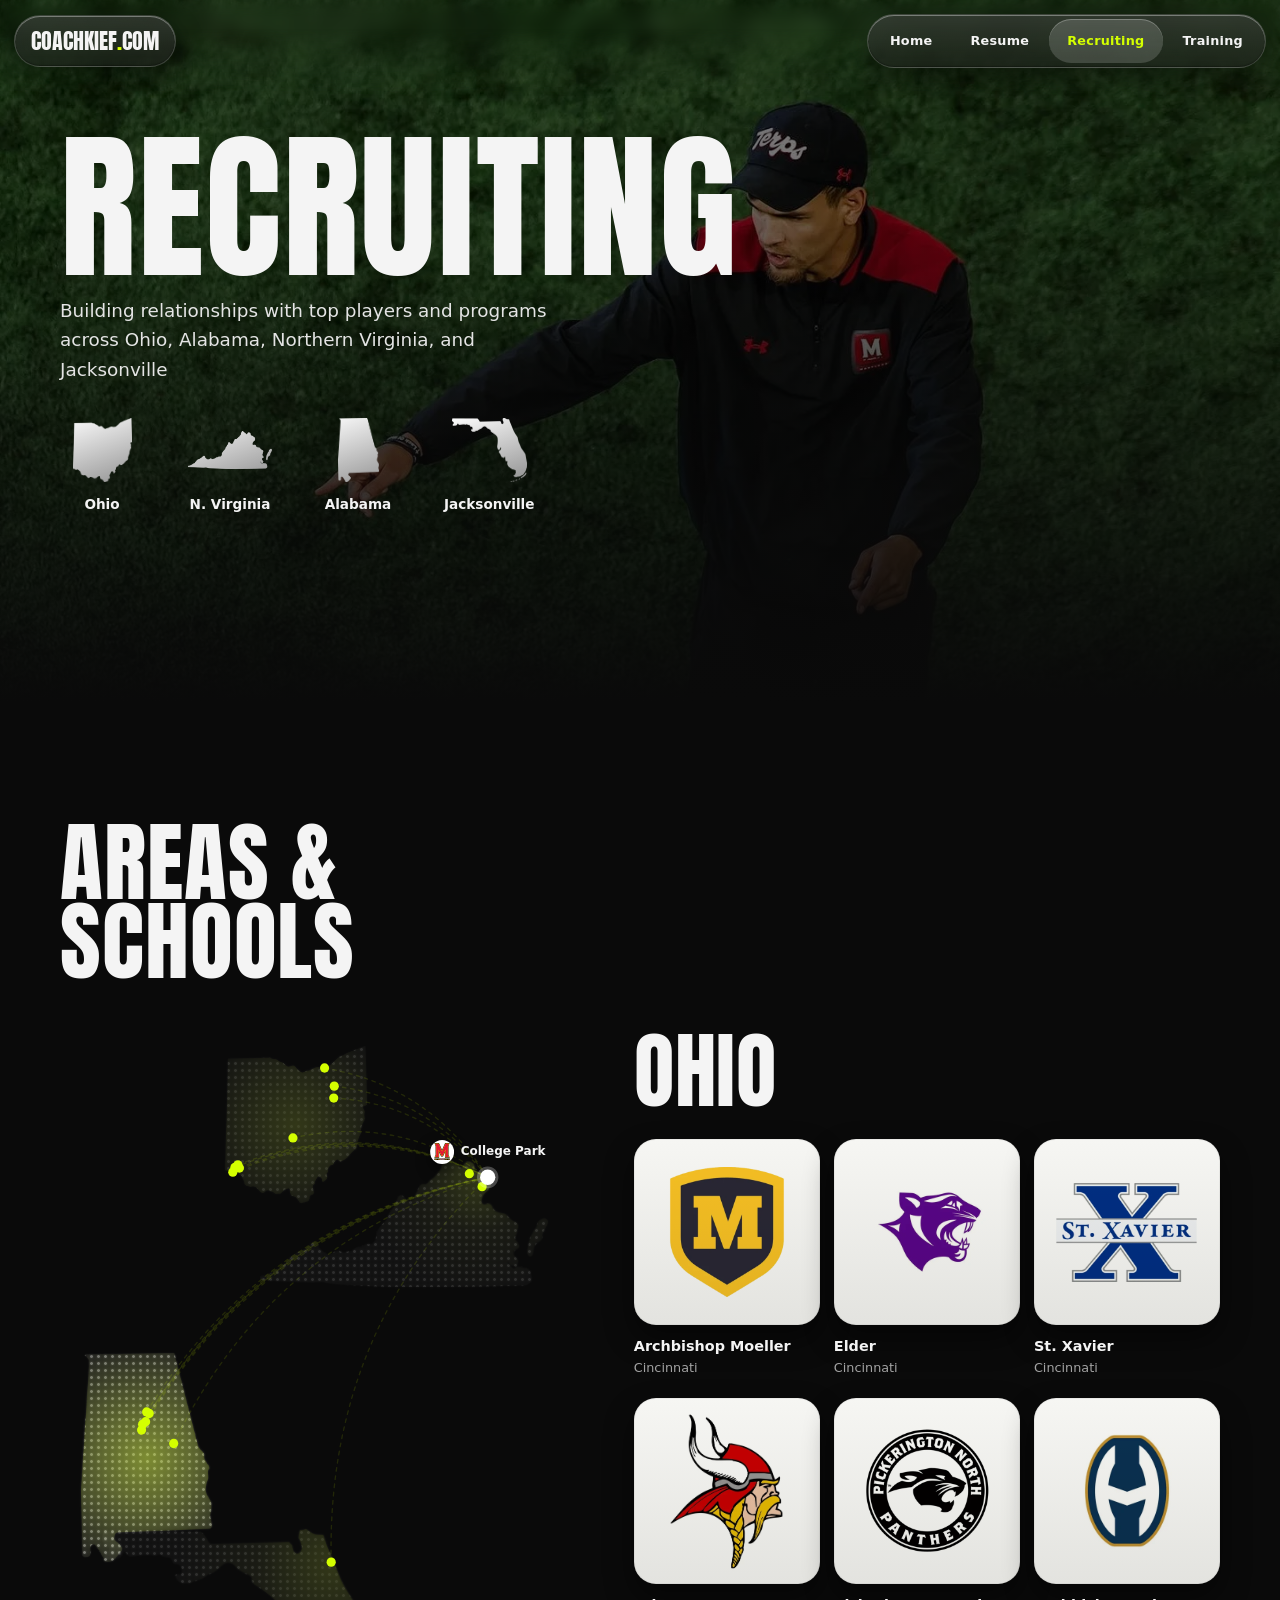
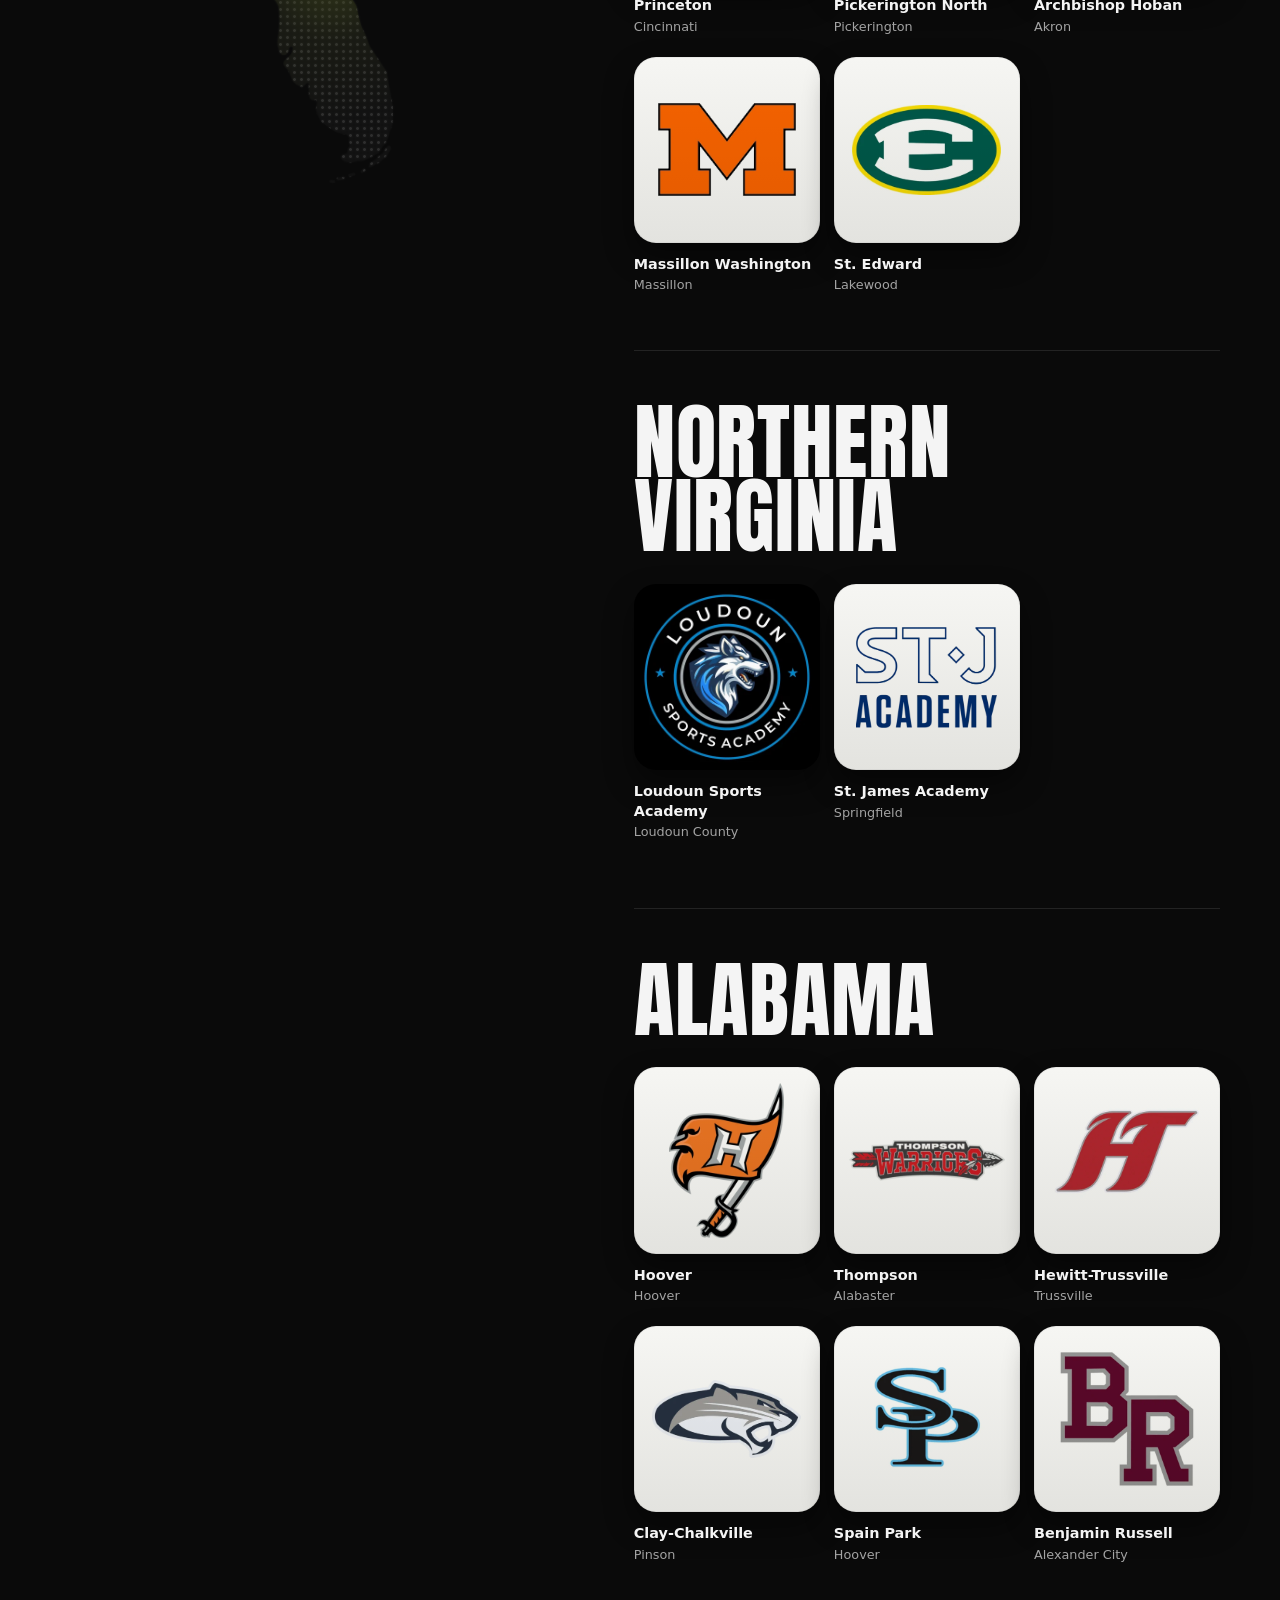
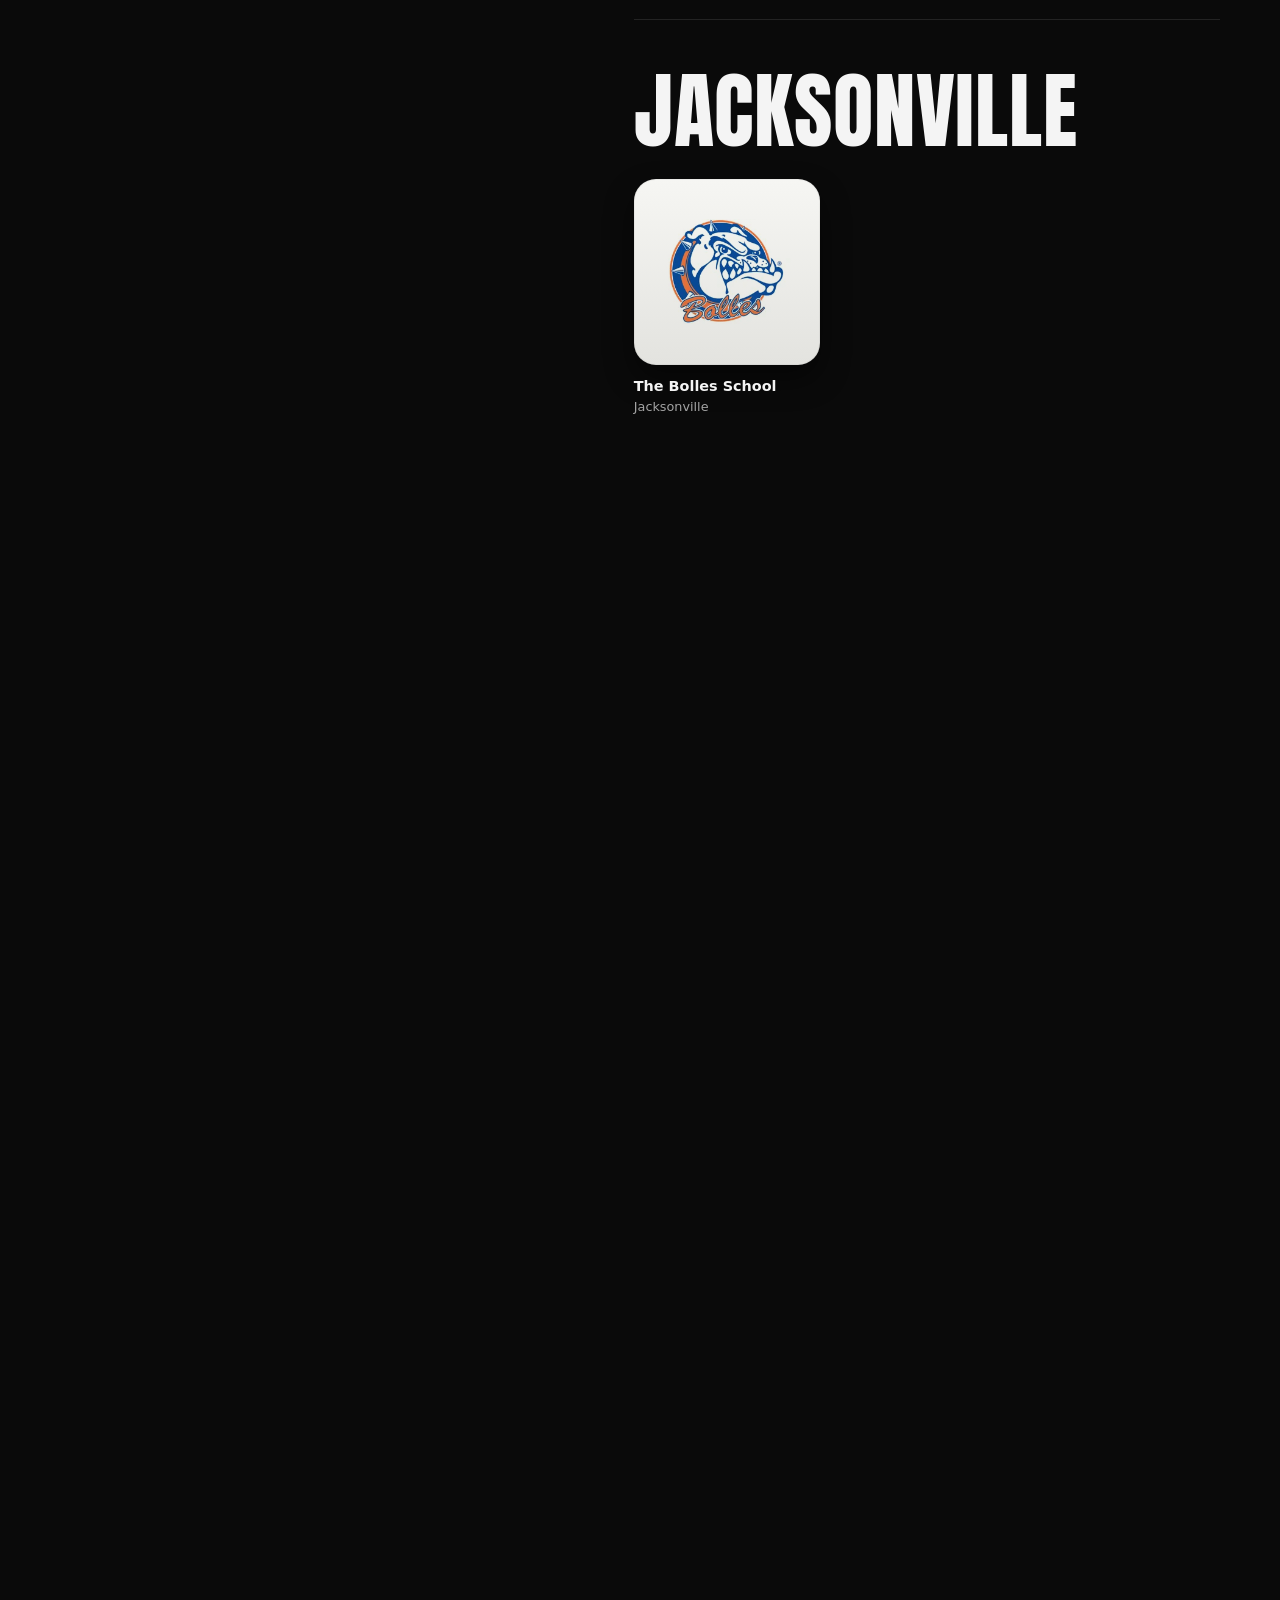
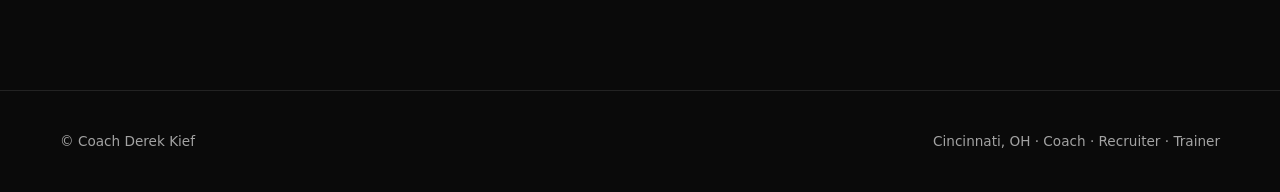
<file: recruiting.html>
<!doctype html><html lang="en"><head><meta charset="utf-8"><meta name="viewport" content="width=device-width,initial-scale=1">
<title>Recruiting — Coach Derek Kief</title><meta name="description" content="Derek Kief recruits Ohio, Northern Virginia, Alabama and Jacksonville for Maryland Football.">
<link rel="preconnect" href="https://fonts.gstatic.com" crossorigin><link href="https://fonts.googleapis.com/css2?family=Anton&display=swap" rel="stylesheet">
<link rel="stylesheet" href="style.css"></head><body>
<nav><a class="logo" href="index.html">COACHKIEF<b>.</b>COM</a><div><a href="index.html">Home</a><a href="resume.html">Resume</a><a href="recruiting.html" class="on">Recruiting</a><a href="index.html#training">Training</a></div></nav>

<header class="page-hero ph" style="--img:url(img/recruiting_imgs/header.webp);--pos:62% 4%"><div class="wrap">
  <h1>Recruiting</h1>
  <p class="lead">Building relationships with top players and programs across Ohio, Alabama, Northern Virginia, and Jacksonville</p>
  <!-- territory jump row: each state's silhouette links to its chapter below (shapes: img/recruiting_imgs/state_shapes, made by make_web_images.py) -->
  <div class="jump">
    <a href="#ohio"><i class="sh" style="--shape:url(img/recruiting_imgs/state_shapes/ohio.png)"></i>Ohio</a>
    <a href="#nova"><i class="sh" style="--shape:url(img/recruiting_imgs/state_shapes/virginia.png)"></i>N. Virginia</a>
    <a href="#alabama"><i class="sh" style="--shape:url(img/recruiting_imgs/state_shapes/alabama.png)"></i>Alabama</a>
    <a href="#jax"><i class="sh" style="--shape:url(img/recruiting_imgs/state_shapes/florida.png)"></i>Jacksonville</a>
  </div>
</div></header>

<section><div class="wrap">
  <h2>Areas &amp;<br>Schools</h2>
  <div class="atlas">
    <!-- map: the four states at true relative position and size, every school pinned, each pin's arc running to College Park.
         Positions come from latitude/longitude (x = lon offset × cos(lat)); --x/--y/--w/--h place a state, as % of the map.
         Adding a school: add its <li data-s> below plus a matching <path> and <circle> here (same data-s), pinned by eye.
         Scrolling a chapter into view lights its state, hovering a school lights + labels its pin, clicking a state jumps to it (script at the bottom).
         Animation only runs while the map is on screen, and pins only pulse for the lit territory (keeps scrolling smooth). -->
    <div class="map-col"><div class="map" role="img" aria-label="Map of Ohio, Virginia, Alabama and Florida with each partner school pinned and connected to College Park, Maryland">
      <a class="st ohio" href="#ohio" tabindex="-1" style="--x:32.3%;--y:2.8%;--w:27.9%;--h:20.1%;--shape:url(img/recruiting_imgs/state_shapes/ohio.png)"></a>
      <a class="st nova" href="#nova" tabindex="-1" style="--x:39.3%;--y:17%;--w:56.4%;--h:16.7%;--fx:76%;--fy:16%;--fr:22%;--shape:url(img/recruiting_imgs/state_shapes/virginia.png)"></a>
      <a class="st alabama" href="#alabama" tabindex="-1" style="--x:4.2%;--y:42.1%;--w:25.6%;--h:26.8%;--shape:url(img/recruiting_imgs/state_shapes/alabama.png)"></a>
      <a class="st jax" href="#jax" tabindex="-1" style="--x:8.2%;--y:64.7%;--w:57.1%;--h:32.5%;--fx:79%;--fy:14%;--fr:24%;--shape:url(img/recruiting_imgs/state_shapes/florida.png)"></a>
      <svg class="arcs" viewBox="0 0 1000 1506" preserveAspectRatio="none" aria-hidden="true">
        <path class="ohio" data-s="elder" d="M339 286Q591 181 839 296"/><path class="ohio" data-s="moeller" d="M352 278Q600 180 839 296"/><path class="ohio" data-s="stx" d="M343 277Q595 177 839 296"/><path class="ohio" data-s="princeton" d="M349 272Q599 176 839 296"/>
        <path class="ohio" data-s="pickn" d="M457 220Q665 174 839 296"/><path class="ohio" data-s="hoban" d="M538 120Q728 142 839 296"/><path class="ohio" data-s="massillon" d="M537 143Q722 153 839 296"/><path class="ohio" data-s="sted" d="M519 85Q726 120 839 296"/>
        <path class="nova" data-s="loudoun" d="M803 289Q823 284 839 296"/><path class="nova" data-s="stjames" d="M828 314Q830 303 839 296"/>
        <path class="alabama" data-s="thompson" d="M160 784Q393 391 839 296"/><path class="alabama" data-s="hewitt" d="M175 752Q407 378 839 296"/><path class="alabama" data-s="clay" d="M170 749Q405 376 839 296"/>
        <path class="alabama" data-s="spain" d="M168 768Q400 384 839 296"/><path class="alabama" data-s="hoover" d="M162 773Q396 386 839 296"/><path class="alabama" data-s="russell" d="M223 810Q418 417 839 296"/><path class="jax" data-s="bolles" d="M532 1039Q522 600 839 296"/>
        <circle class="ohio" data-s="elder" cx="339" cy="286" r="9"/><circle class="ohio" data-s="moeller" cx="352" cy="278" r="9"/><circle class="ohio" data-s="stx" cx="343" cy="277" r="9"/><circle class="ohio" data-s="princeton" cx="349" cy="272" r="9"/>
        <circle class="ohio" data-s="pickn" cx="457" cy="220" r="9"/><circle class="ohio" data-s="hoban" cx="538" cy="120" r="9"/><circle class="ohio" data-s="massillon" cx="537" cy="143" r="9"/><circle class="ohio" data-s="sted" cx="519" cy="85" r="9"/>
        <circle class="nova" data-s="loudoun" cx="803" cy="289" r="9"/><circle class="nova" data-s="stjames" cx="828" cy="314" r="9"/>
        <circle class="alabama" data-s="thompson" cx="160" cy="784" r="9"/><circle class="alabama" data-s="hewitt" cx="175" cy="752" r="9"/><circle class="alabama" data-s="clay" cx="170" cy="749" r="9"/>
        <circle class="alabama" data-s="spain" cx="168" cy="768" r="9"/><circle class="alabama" data-s="hoover" cx="162" cy="773" r="9"/><circle class="alabama" data-s="russell" cx="223" cy="810" r="9"/><circle class="jax" data-s="bolles" cx="532" cy="1039" r="9"/>
        <circle class="home" cx="839" cy="296" r="15"/>
      </svg>
      <span class="pin-label" hidden></span>
      <span class="cp" style="--x:83.9%;--y:19.7%"><i style="--img:url(img/maryland_logo.svg)"></i>College Park</span>
    </div></div>

    <!-- one chapter per territory; each <li data-s> matches a pin + arc on the map. Logo tiles are light so white-background logos blend; multiply blend melts white logo backgrounds into the tile; --tile overrides its color (+ --blend:normal for dark tiles), --fit the logo size.
         VERIFY school towns, especially St. James Academy (assumed The St. James, Springfield VA) and Loudoun Sports Academy. -->
    <div class="chapters">
      <article class="terr" id="ohio">
        <h3><i class="sh" style="--shape:url(img/recruiting_imgs/state_shapes/ohio.png)"></i>Ohio</h3>
        <ul class="schools">
          <li data-s="moeller"><i style="--img:url(img/recruiting_imgs/school_logos_web/archbishop_moeller.webp)"></i><b>Archbishop Moeller</b><span>Cincinnati</span></li>
          <li data-s="elder"><i style="--img:url(img/recruiting_imgs/school_logos_web/elder.webp);--fit:80%"></i><b>Elder</b><span>Cincinnati</span></li>
          <li data-s="stx"><i style="--img:url(img/recruiting_imgs/school_logos_web/st_xavier.webp);--fit:76%"></i><b>St. Xavier</b><span>Cincinnati</span></li>
          <li data-s="princeton"><i style="--img:url(img/recruiting_imgs/school_logos_web/princeton.webp);--fit:62%"></i><b>Princeton</b><span>Cincinnati</span></li>
          <li data-s="pickn"><i style="--img:url(img/recruiting_imgs/school_logos_web/pickerington_north.webp)"></i><b>Pickerington North</b><span>Pickerington</span></li>
          <li data-s="hoban"><i style="--img:url(img/recruiting_imgs/school_logos_web/archbishop_hoban.webp);--fit:84%"></i><b>Archbishop Hoban</b><span>Akron</span></li>
          <li data-s="massillon"><i style="--img:url(img/recruiting_imgs/school_logos_web/massilon-washington.webp);--fit:74%"></i><b>Massillon Washington</b><span>Massillon</span></li>
          <li data-s="sted"><i style="--img:url(img/recruiting_imgs/school_logos_web/st_edward.webp);--fit:80%"></i><b>St. Edward</b><span>Lakewood</span></li>
        </ul>
      </article>
      <article class="terr" id="nova">
        <h3><i class="sh" style="--shape:url(img/recruiting_imgs/state_shapes/virginia.png)"></i>Northern Virginia</h3>
        <ul class="schools">
          <li data-s="loudoun"><i style="--img:url(img/recruiting_imgs/school_logos_web/loudoun_sports_academy.webp);--fit:100%;--tile:#000;--blend:normal"></i><b>Loudoun Sports Academy</b><span>Loudoun County</span></li>
          <li data-s="stjames"><i style="--img:url(img/recruiting_imgs/school_logos_web/st_james_academy.webp);--fit:76%"></i><b>St. James Academy</b><span>Springfield</span></li>
        </ul>
      </article>
      <article class="terr" id="alabama">
        <h3><i class="sh" style="--shape:url(img/recruiting_imgs/state_shapes/alabama.png)"></i>Alabama</h3>
        <ul class="schools">
          <li data-s="hoover"><i style="--img:url(img/recruiting_imgs/school_logos_web/hoover.webp);--fit:62%"></i><b>Hoover</b><span>Hoover</span></li>
          <li data-s="thompson"><i style="--img:url(img/recruiting_imgs/school_logos_web/thompson.webp);--fit:84%"></i><b>Thompson</b><span>Alabaster</span></li>
          <li data-s="hewitt"><i style="--img:url(img/recruiting_imgs/school_logos_web/hewitt-trussville.webp);--fit:78%"></i><b>Hewitt-Trussville</b><span>Trussville</span></li>
          <li data-s="clay"><i style="--img:url(img/recruiting_imgs/school_logos_web/clay-chalkville.webp);--fit:80%"></i><b>Clay-Chalkville</b><span>Pinson</span></li>
          <li data-s="spain"><i style="--img:url(img/recruiting_imgs/school_logos_web/spain_park.webp);--fit:74%"></i><b>Spain Park</b><span>Hoover</span></li>
          <li data-s="russell"><i style="--img:url(img/recruiting_imgs/school_logos_web/benjamin_russell.webp);--fit:74%"></i><b>Benjamin Russell</b><span>Alexander City</span></li>
        </ul>
      </article>
      <article class="terr" id="jax">
        <h3><i class="sh" style="--shape:url(img/recruiting_imgs/state_shapes/florida.png)"></i>Jacksonville</h3>
        <ul class="schools">
          <li data-s="bolles"><i style="--img:url(img/recruiting_imgs/school_logos_web/bolles_school.webp);--fit:84%"></i><b>The Bolles School</b><span>Jacksonville</span></li>
        </ul>
      </article>
    </div>
  </div>
</div></section>

<section class="lazy" style="padding-top:0"><div class="wrap">
  <h2>Commits</h2>
  <!-- one card per player, newest class first. 2026 names from Derek's resume PDF; 2027 commits + positions from recruiting coverage (Nov 2026).
       Top line = stars · position · class; line under the name = high school (state). VERIFY with Derek: Sullivan's school (St. James per his June 2026 commitment coverage; North Stafford as a junior).
       Photo: drop the original in img/recruiting_imgs/commits/, run make_web_images.py, and point --img at commits_web/<name>.webp (--pos moves the crop).
       No photo: the card shows the team's plate instead (--team via a .t-* class from style.css, --logo = that team's white logo). -->
  <div class="recruits">
    <article class="recruit t-md" style="--img:url(img/recruiting_imgs/commits_web/jamarcus_whyce.webp);--pos:62% 40%;--logo:url(img/resume_logos/maryland_white.svg)"><span class="stars">★★★★ · DL · 2026</span><b>Jamarcus Whyce</b><span>Trotwood-Madison (OH)</span></article>
    <article class="recruit t-md" style="--img:url(img/recruiting_imgs/commits_web/jayden_kitchens.webp);--pos:50% 30%;--logo:url(img/resume_logos/maryland_white.svg)"><span class="stars">★★★ · WR · 2026</span><b>Jayden Kitchens</b><span>St. James Academy (VA)</span></article>
    <article class="recruit t-md" style="--img:url(img/recruiting_imgs/commits_web/nathan_bernhard.webp);--pos:80% 40%;--logo:url(img/resume_logos/maryland_white.svg)"><span class="stars">★★★ · QB · 2026</span><b>Nathan Bernhard</b><span>Ashland (OH)</span></article>
    <article class="recruit t-md" style="--img:url(img/recruiting_imgs/commits_web/josiah_teasley.webp);--pos:50% 25%;--logo:url(img/resume_logos/maryland_white.svg)"><span class="stars">★★★ · WR · 2026</span><b>Josiah Teasley</b><span>St. James Academy (VA)</span></article>
    <article class="recruit t-md" style="--img:url(img/recruiting_imgs/commits_web/kenaz_sullivan.webp);--pos:50% 30%;--logo:url(img/resume_logos/maryland_white.svg)"><span class="stars">★★★★ · DB · 2027</span><b>Kenaz Sullivan</b><span>St. James Academy (VA)</span></article>
    <article class="recruit t-md" style="--img:url(img/recruiting_imgs/commits_web/levi_babin.webp);--pos:50% 30%;--logo:url(img/resume_logos/maryland_white.svg)"><span class="stars">★★★ · ATH · 2027</span><b>Levi Babin</b><span>Episcopal (VA)</span></article>
    <article class="recruit t-md" style="--img:url(img/recruiting_imgs/commits_web/kyren_caldwell.webp);--pos:50% 25%;--logo:url(img/resume_logos/maryland_white.svg)"><span class="stars">★★★ · WR · 2027</span><b>Kyren Caldwell</b><span>Columbia (FL)</span></article>
    <article class="recruit t-md" style="--img:url(img/recruiting_imgs/commits_web/mason_mcclure.webp);--pos:50% 35%;--logo:url(img/resume_logos/maryland_white.svg)"><span class="stars">★★★ · WR · 2027</span><b>Mason McClure</b><span>Thompson (AL)</span></article>
  </div>
</div></section>

<!-- PRESS SECTION, hidden for now. To bring it back, paste this markup back in as live HTML (its .news styles are still in style.css):
<section class="lazy" style="padding-top:0"><div class="wrap">
  <p class="tag">Press</p><h2>In The<br>News</h2>
  <ul class="news">
    <li><a href="https://..." target="_blank" rel="noopener"><span class="tag">Outlet</span><b>Headline of the article</b><time>Mon YYYY</time></a></li>
  </ul>
</div></section>
   (one li per article, newest first) -->

<footer><div class="wrap"><span>© Coach Derek Kief</span><span>Cincinnati, OH · Coach · Recruiter · Trainer</span></div></footer>

<script>
const map = document.querySelector('.map'), label = map.querySelector('.pin-label');
// hovering a school lights its pin + arc and labels the pin on the map
document.querySelectorAll('.schools [data-s]').forEach(li => {
  const hits = map.querySelectorAll(`[data-s="${li.dataset.s}"]`), pin = map.querySelector(`circle[data-s="${li.dataset.s}"]`);
  li.addEventListener('pointerenter', () => {
    hits.forEach(e => e.classList.add('hl'));
    label.textContent = li.querySelector('b').textContent;
    label.style.left = pin.getAttribute('cx') / 10 + '%'; label.style.top = pin.getAttribute('cy') / 15.06 + '%';
    label.hidden = false;
  });
  li.addEventListener('pointerleave', () => { hits.forEach(e => e.classList.remove('hl')); label.hidden = true; });
});
// animate only while the map is on screen
new IntersectionObserver(([e]) => map.classList.toggle('live', e.isIntersecting)).observe(map);
// side-by-side layout only: the chapter crossing mid-screen lights its state (the map is sticky beside it)
if (matchMedia('(min-width:900px)').matches) {
  const io = new IntersectionObserver(es => es.forEach(e => { if (e.isIntersecting) map.dataset.on = e.target.id }), { rootMargin: '-45% 0px -45% 0px' });
  document.querySelectorAll('.terr').forEach(t => io.observe(t));
}
</script>
</body></html>
</file>
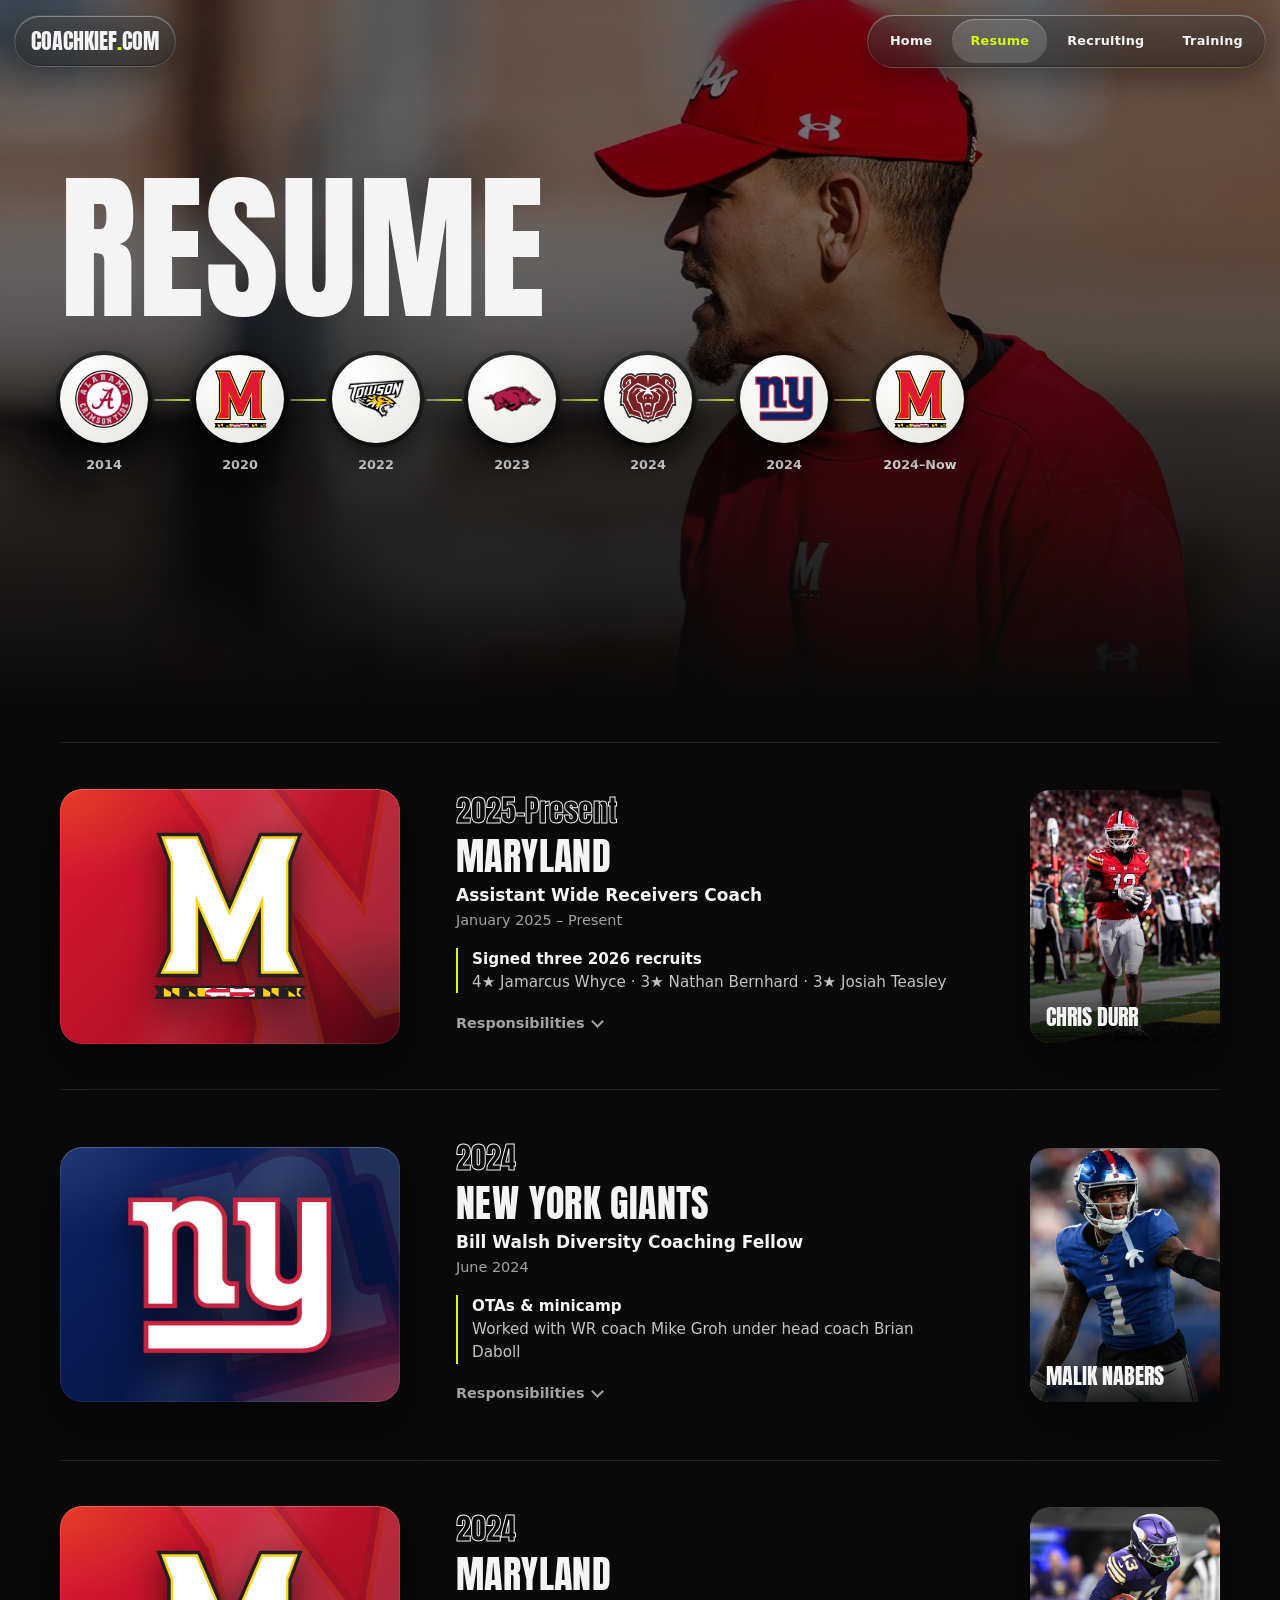
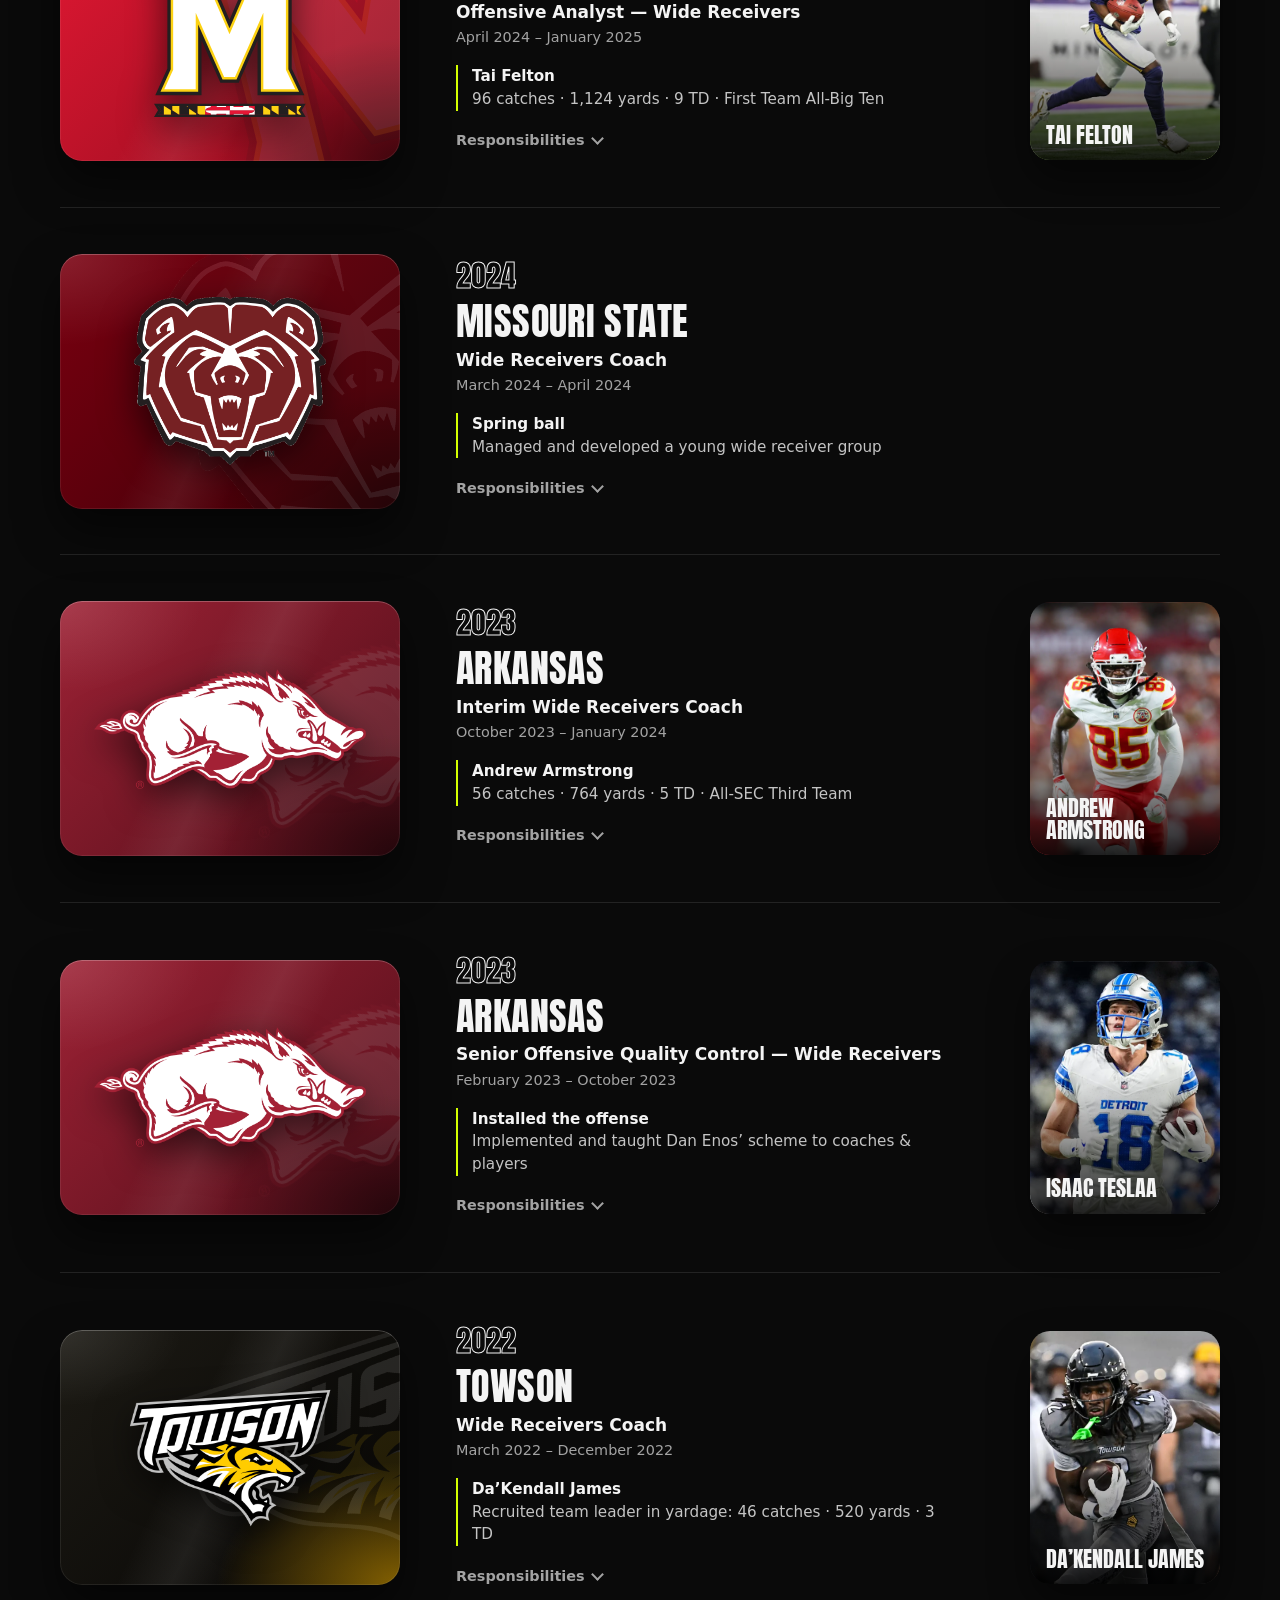
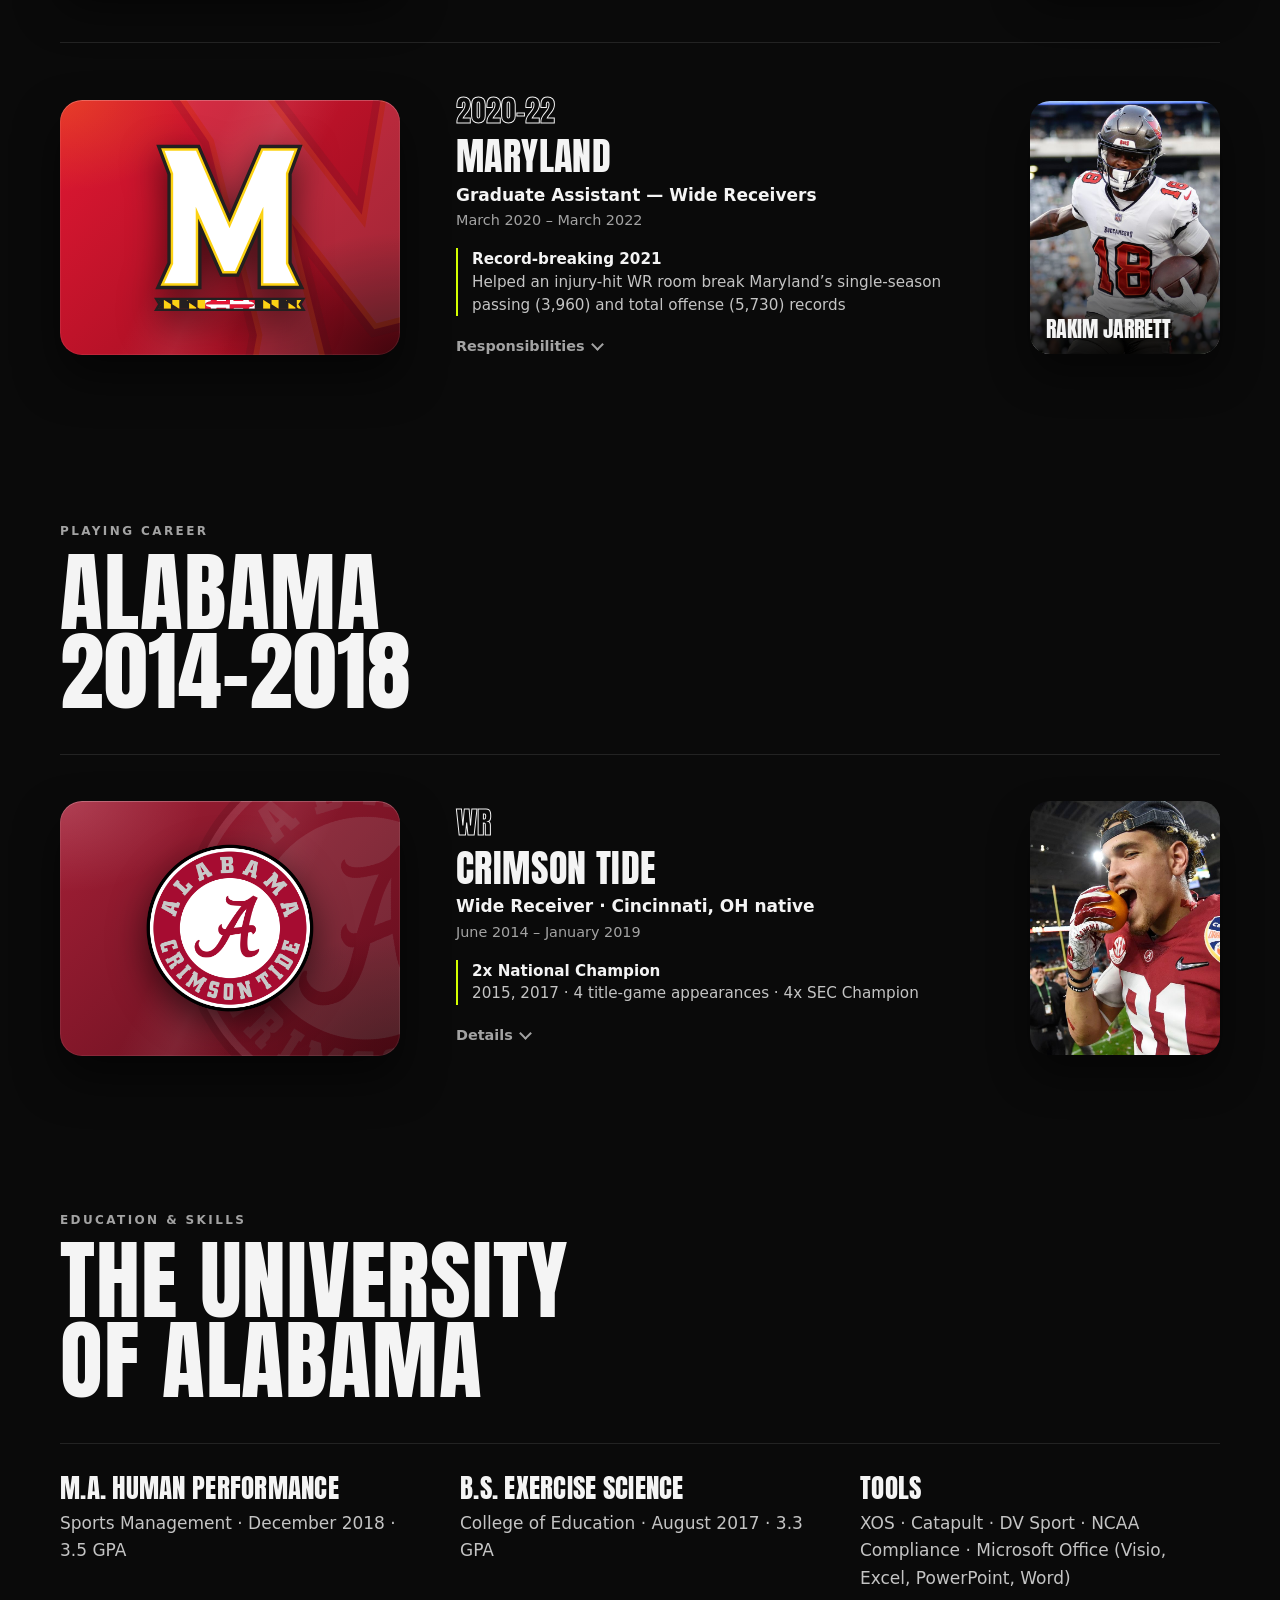
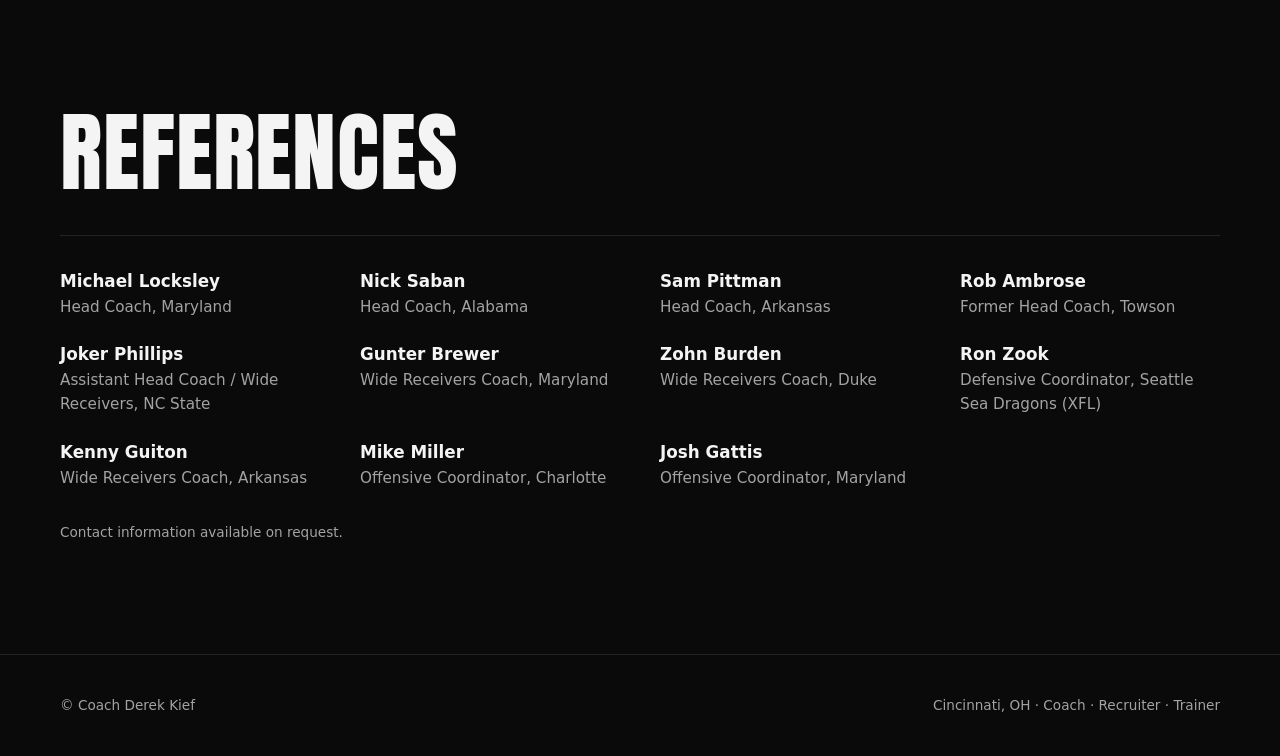
<file: resume.html>
<!doctype html><html lang="en"><head><meta charset="utf-8"><meta name="viewport" content="width=device-width,initial-scale=1">
<title>Resume — Coach Derek Kief</title><meta name="description" content="Coaching and playing resume of Derek Kief.">
<link rel="preconnect" href="https://fonts.gstatic.com" crossorigin><link href="https://fonts.googleapis.com/css2?family=Anton&display=swap" rel="stylesheet">
<link rel="stylesheet" href="style.css"></head><body>
<nav><a class="logo" href="index.html">COACHKIEF<b>.</b>COM</a><div><a href="index.html">Home</a><a href="resume.html" class="on">Resume</a><a href="recruiting.html">Recruiting</a><a href="index.html#training">Training</a></div></nav>

<header class="page-hero ph" style="--img:url(img/resume_header.jpg);--pos:50% 12%"><div class="wrap">
  <h1>Resume</h1>
  <!-- career path: school logos in order, joined by short lines; each links to its entry below -->
  <div class="path">
    <a href="#bama"><i style="--img:url(img/alabama_logo.webp)"></i>2014</a>
    <a href="#md20"><i style="--img:url(img/maryland_logo.svg)"></i>2020</a>
    <a href="#towson"><i style="--img:url(img/towson_logo.webp)"></i>2022</a>
    <a href="#ark"><i style="--img:url(img/arkansas_logo.png)"></i>2023</a>
    <a href="#mosu"><i style="--img:url(img/resume_logos/missouri_state_cutout.png)"></i>2024</a>
    <a href="#nyg"><i style="--img:url(img/giants_logo.webp)"></i>2024</a>
    <a href="#md24"><i style="--img:url(img/maryland_logo.svg)"></i>2024–Now</a>
  </div>
</div></header>

<section style="padding-top:40px"><div class="wrap">
  <!-- one .stop per job, in the order of Derek's resume PDF: team plate (logo on team colors) left, details middle, player he coached right.
       Details: .when = exact dates, .stat = the one headline result (always visible), <details> = everything else (progressive disclosure, HIG layout.md).
       Player photo: save in img/players/, point the figure's --img at it and edit the name in its <figcaption>; delete the <figure> to leave the slot empty. Plate colors: .t-* in style.css. -->
  <div class="stop" id="md25"><div class="plate t-md" role="img" aria-label="Maryland logo" style="--img:url(img/resume_logos/maryland_white.svg)"></div><div>
    <div class="yr">2025–Present</div><h3>Maryland</h3><p class="role">Assistant Wide Receivers Coach</p><p class="when">January 2025 – Present</p>
    <p class="stat"><b>Signed three 2026 recruits</b> 4★ Jamarcus Whyce · 3★ Nathan Bernhard · 3★ Josiah Teasley</p>
    <details><summary>Responsibilities</summary><dl>
      <dt>Recruiting</dt><dd>Off-campus recruiting in Ohio, Northern Virginia, Alabama &amp; Jacksonville</dd>
      <dt>Gameday</dt><dd>On-field WR live signaler</dd>
    </dl></details>
  </div><figure class="player ph" style="--img:url(img/players/chris_durr.webp)"><figcaption>Chris Durr</figcaption></figure></div>

  <div class="stop" id="nyg"><div class="plate t-nyg" role="img" aria-label="New York Giants logo" style="--img:url(img/resume_logos/giants_white.png)"></div><div>
    <div class="yr">2024</div><h3>New York Giants</h3><p class="role">Bill Walsh Diversity Coaching Fellow</p><p class="when">June 2024</p>
    <p class="stat"><b>OTAs &amp; minicamp</b> Worked with WR coach Mike Groh under head coach Brian Daboll</p>
    <details><summary>Responsibilities</summary><dl>
      <dt>Receivers</dt><dd>Malik Nabers, Wan’Dale Robinson, Allen Robinson</dd>
    </dl></details>
  </div><figure class="player ph" style="--img:url(img/players/malik_nabers.webp)"><figcaption>Malik Nabers</figcaption></figure></div>

  <div class="stop" id="md24"><div class="plate t-md" role="img" aria-label="Maryland logo" style="--img:url(img/resume_logos/maryland_white.svg)"></div><div>
    <div class="yr">2024</div><h3>Maryland</h3><p class="role">Offensive Analyst — Wide Receivers</p><p class="when">April 2024 – January 2025</p>
    <p class="stat"><b>Tai Felton</b> 96 catches · 1,124 yards · 9 TD · First Team All-Big Ten</p>
    <details><summary>Responsibilities</summary><dl>
      <dt>Coaching</dt><dd>Ran WR position meetings; worked directly with offensive coordinator Josh Gattis</dd>
      <dt>Teaching</dt><dd>Created and presented teaching materials (XOS, Visio, Excel, PowerPoint)</dd>
      <dt>Recruiting</dt><dd>On-site recruiting</dd>
      <dt>Gameday</dt><dd>On-field WR personnel management and iPad corrections</dd>
    </dl></details>
  </div><figure class="player ph" style="--img:url(img/players/tai_felton.webp);--pos:35% 50%"><figcaption>Tai Felton</figcaption></figure></div>

  <!-- logo: missouri_state_cutout.png = missouri_state.png with its white background made transparent -->
  <div class="stop" id="mosu"><div class="plate t-mosu" role="img" aria-label="Missouri State logo" style="--img:url(img/resume_logos/missouri_state_cutout.png)"></div><div>
    <div class="yr">2024</div><h3>Missouri State</h3><p class="role">Wide Receivers Coach</p><p class="when">March 2024 – April 2024</p>
    <p class="stat"><b>Spring ball</b> Managed and developed a young wide receiver group</p>
    <details><summary>Responsibilities</summary><dl>
      <dt>Coaching</dt><dd>Wide receiver management &amp; practice scripting</dd>
      <dt>Special teams</dt><dd>Punt gunners · Punt return L2/L3 · Kick returners</dd>
    </dl></details>
  </div></div>

  <!-- player photo missing: save img/players/andrew_armstrong.webp -->
  <div class="stop" id="ark"><div class="plate t-ark" role="img" aria-label="Arkansas logo" style="--img:url(img/resume_logos/arkansas_white.png)"></div><div>
    <div class="yr">2023</div><h3>Arkansas</h3><p class="role">Interim Wide Receivers Coach</p><p class="when">October 2023 – January 2024</p>
    <p class="stat"><b>Andrew Armstrong</b> 56 catches · 764 yards · 5 TD · All-SEC Third Team</p>
    <details><summary>Responsibilities</summary><dl>
      <dt>Results</dt><dd>Season-high 481 yards of offense in Arkansas’ first-ever win at Florida (the Swamp), with Armstrong’s first 100-yard game; new season high of 510 yards vs. FIU</dd>
      <dt>Scheme</dt><dd>Implemented RPO &amp; pass game: base down, 3rd down, red area</dd>
      <dt>Gameday</dt><dd>Signaler, substitutions &amp; offensive sideline adjustments</dd>
    </dl></details>
  </div><figure class="player ph" style="--img:url(img/players/andrew_armstrong.webp)"><figcaption>Andrew Armstrong</figcaption></figure></div>

  <div class="stop" id="ark-qc"><div class="plate t-ark" role="img" aria-label="Arkansas logo" style="--img:url(img/resume_logos/arkansas_white.png)"></div><div>
    <div class="yr">2023</div><h3>Arkansas</h3><p class="role">Senior Offensive Quality Control — Wide Receivers</p><p class="when">February 2023 – October 2023</p>
    <p class="stat"><b>Installed the offense</b> Implemented and taught Dan Enos’ scheme to coaches &amp; players</p>
    <details><summary>Responsibilities</summary><dl>
      <dt>Development</dt><dd>Wide receiver development plans</dd>
      <dt>Recruiting</dt><dd>Ohio: Jaheim Thomas (LB, Princeton HS → Cincinnati) and Tank Booker (DT, Winton Woods HS → Maryland)</dd>
    </dl></details>
  </div><figure class="player ph" style="--img:url(img/players/isaac_teslaa.webp);--pos:60% 50%"><figcaption>Isaac TeSlaa</figcaption></figure></div>

  <div class="stop" id="towson"><div class="plate t-tow" role="img" aria-label="Towson logo" style="--img:url(img/towson_logo.webp)"></div><div>
    <div class="yr">2022</div><h3>Towson</h3><p class="role">Wide Receivers Coach</p><p class="when">March 2022 – December 2022</p>
    <p class="stat"><b>Da’Kendall James</b> Recruited team leader in yardage: 46 catches · 520 yards · 3 TD</p>
    <details><summary>Responsibilities</summary><dl>
      <dt>Honors</dt><dd>Isaiah Perkins, 2x CAA Rookie of the Week</dd>
      <dt>Recruiting</dt><dd>New Jersey, Delaware, Ohio; transfers from South Carolina and Norfolk State</dd>
      <dt>Scheme</dt><dd>Implemented RPO / pass game strategy: base, red zone, 3rd down</dd>
      <dt>Special teams</dt><dd>Punt &amp; kick returners, gunners</dd>
      <dt>Gameday</dt><dd>Field personnel management, substitutions (WR, TE, RB)</dd>
    </dl></details>
  </div><figure class="player ph" style="--img:url(img/players/dakendall_james.webp);--pos:45% 50%"><figcaption>Da’Kendall James</figcaption></figure></div>

  <div class="stop" id="md20"><div class="plate t-md" role="img" aria-label="Maryland logo" style="--img:url(img/resume_logos/maryland_white.svg)"></div><div>
    <div class="yr">2020–22</div><h3>Maryland</h3><p class="role">Graduate Assistant — Wide Receivers</p><p class="when">March 2020 – March 2022</p>
    <p class="stat"><b>Record-breaking 2021</b> Helped an injury-hit WR room break Maryland’s single-season passing (3,960) and total offense (5,730) records</p>
    <details><summary>Responsibilities</summary><dl>
      <dt>Standout</dt><dd>Rakim Jarrett (Tampa Bay Buccaneers): 62 catches · 829 yards · 5 TD, All-Big Ten Honorable Mention</dd>
      <dt>Game planning</dt><dd>Pass game, add-on and RPO suggestions; practice &amp; game preparation</dd>
      <dt>Recruiting</dt><dd>Off-campus in Cincinnati / Dayton, OH; prospect evaluations</dd>
      <dt>Special teams</dt><dd>Gunners / interior</dd>
      <dt>Gameday</dt><dd>Personnel &amp; substitutions, live signaler, WR corrections</dd>
    </dl></details>
  </div><figure class="player ph" style="--img:url(img/players/rakim_jarett.jpg);--pos:55% 50%"><figcaption>Rakim Jarrett</figcaption></figure></div>
</div></section>

<section style="padding-top:0"><div class="wrap">
  <p class="tag">Playing Career</p><h2>Alabama<br>2014–2018</h2>
  <div class="stop" id="bama"><div class="plate t-bama" role="img" aria-label="Alabama logo" style="--img:url(img/alabama_logo.webp)"></div><div>
    <div class="yr">WR</div><h3>Crimson Tide</h3><p class="role">Wide Receiver · Cincinnati, OH native</p><p class="when">June 2014 – January 2019</p>
    <p class="stat"><b>2x National Champion</b> 2015, 2017 · 4 title-game appearances · 4x SEC Champion</p>
    <details><summary>Details</summary><dl>
      <dt>Teammates</dt><dd>Amari Cooper, Calvin Ridley, Jerry Jeudy, Henry Ruggs, Cam Sims, DeVonta Smith, Jaylen Waddle</dd>
      <dt>WR coaches</dt><dd>Billy Napier, Michael Locksley, Josh Gattis, Joker Phillips, Zohn Burden, Gunter Brewer, Kenny Guiton</dd>
      <dt>Coordinators</dt><dd>Lane Kiffin, Brian Daboll, Michael Locksley, Scott Montgomery, Dan Enos, Rob Ambrose, Kenny Guiton</dd>
      <dt>Takeaways</dt><dd>Balanced a full course load with Division I football; film study, coachability under pressure, and mentoring younger receivers</dd>
    </dl></details>
  </div><figure class="player ph" style="--img:url(img/players/derek_kief.JPG);--pos:55% 30%" role="img" aria-label="Derek Kief at Alabama"></figure></div>
</div></section>

<!-- education, skills and references from the resume PDF. VERIFY reference titles are current (PDF lists Saban as head coach, Zook at the XFL Sea Dragons) -->
<section style="padding-top:0"><div class="wrap">
  <p class="tag">Education &amp; Skills</p><h2>The University<br>of Alabama</h2>
  <div class="facts">
    <div><h3>M.A. Human Performance</h3><p>Sports Management · December 2018 · 3.5 GPA</p></div>
    <div><h3>B.S. Exercise Science</h3><p>College of Education · August 2017 · 3.3 GPA</p></div>
    <div><h3>Tools</h3><p>XOS · Catapult · DV Sport · NCAA Compliance · Microsoft Office (Visio, Excel, PowerPoint, Word)</p></div>
  </div>
</div></section>

<section style="padding-top:0"><div class="wrap">
  <h2>References</h2>
  <ul class="refs">
    <li><b>Michael Locksley</b>Head Coach, Maryland</li>
    <li><b>Nick Saban</b>Head Coach, Alabama</li>
    <li><b>Sam Pittman</b>Head Coach, Arkansas</li>
    <li><b>Rob Ambrose</b>Former Head Coach, Towson</li>
    <li><b>Joker Phillips</b>Assistant Head Coach / Wide Receivers, NC State</li>
    <li><b>Gunter Brewer</b>Wide Receivers Coach, Maryland</li>
    <li><b>Zohn Burden</b>Wide Receivers Coach, Duke</li>
    <li><b>Ron Zook</b>Defensive Coordinator, Seattle Sea Dragons (XFL)</li>
    <li><b>Kenny Guiton</b>Wide Receivers Coach, Arkansas</li>
    <li><b>Mike Miller</b>Offensive Coordinator, Charlotte</li>
    <li><b>Josh Gattis</b>Offensive Coordinator, Maryland</li>
  </ul>
  <p class="note">Contact information available on request.</p>
</div></section>

<footer><div class="wrap"><span>© Coach Derek Kief</span><span>Cincinnati, OH · Coach · Recruiter · Trainer</span></div></footer>
</body></html>
</file>
<file: style.css>
/* ponytail: one hand-written stylesheet, no framework/build; split per page if it passes ~400 lines */
:root{--bg:#0a0a0a;--fg:#f4f4f4;--mute:#a3a3a3;--line:#ffffff1a;--hot:#d4ff00;--ease:cubic-bezier(.3,1.6,.5,1);--sys:-apple-system,BlinkMacSystemFont,"SF Pro Text",system-ui,sans-serif}
*{box-sizing:border-box;margin:0}
@media(prefers-reduced-motion:no-preference){html{scroll-behavior:smooth}}/* in-page jumps (map states, territory row, resume path) glide */
body{background:var(--bg);color:var(--fg);font:17px/1.6 var(--sys);-webkit-font-smoothing:antialiased}
a,button{color:inherit;text-decoration:none;font:inherit}
:focus-visible{outline:2px solid var(--hot);outline-offset:3px;border-radius:999px}
h1,h2,h3{font-family:Anton,Impact,sans-serif;text-transform:uppercase;letter-spacing:.01em;line-height:.9;font-weight:400}
.wrap{max-width:1200px;margin:auto;padding:0 20px}
.tag{color:var(--mute);font-weight:600;font-size:.75rem;letter-spacing:.2em;text-transform:uppercase}

/* liquid glass, per HIG liquid-glass.md: functional layer only (nav, hero controls), never content; few surfaces; one tinted action */
/* ponytail: blur + specular rim only, no SVG refraction (backdrop-filter:url() is Chromium-only); add it behind @supports if wanted */
nav .logo,nav div,.btn{background:linear-gradient(#ffffff1f,#ffffff08),#1414148c;-webkit-backdrop-filter:blur(24px) saturate(140%);backdrop-filter:blur(24px) saturate(140%);border:1px solid #ffffff26;border-radius:999px;box-shadow:inset 0 1px 0 #ffffff59,inset 0 -1px 1px #0004,0 10px 30px #0005;transition:transform .35s var(--ease),background .2s}
.btn:hover{transform:scale(1.04)}
.btn:active,nav div a:active{transform:scale(.96)}
/* scroll edge effect: content blurs + fades under the floating nav instead of colliding with it */
body::before{content:"";position:fixed;inset:0 0 auto;height:96px;z-index:8;pointer-events:none;-webkit-backdrop-filter:blur(8px);backdrop-filter:blur(8px);-webkit-mask:linear-gradient(#000 30%,#0000);mask:linear-gradient(#000 30%,#0000)}

/* nav: one floating glass group, like an iOS 26 tab bar */
nav{position:fixed;inset:14px 14px auto;z-index:9;display:flex;justify-content:space-between;align-items:center;pointer-events:none}
nav>*{pointer-events:auto}
nav .logo{font:1.4rem/1 Anton,sans-serif;padding:14px 16px}nav .logo b{color:var(--hot);font-weight:400}
nav div{display:flex;gap:2px;padding:4px;font-size:.8rem;font-weight:600;letter-spacing:.02em}
nav div a{min-height:44px;display:flex;align-items:center;padding:0 18px;border-radius:999px;transition:transform .35s var(--ease),background .2s}
nav div a:hover{background:#ffffff14}
nav div a.on{background:#ffffff29;color:var(--hot);box-shadow:inset 0 1px 0 #fff4}
@media(max-width:640px){nav{inset:12px 10px auto}nav .logo{font-size:1rem;padding:14px 12px}nav div{font-size:.7rem}nav div a{padding:0 8px}nav div a:first-child{display:none}}

/* photo = background so a missing file falls back to the gradient (no broken-image icon) */
.ph{background:var(--img,none) var(--pos,center)/cover,linear-gradient(135deg,#1d1d1d,#2c2c2c);position:relative;overflow:hidden}
.ph:empty::after{content:attr(data-label);position:absolute;inset:auto 12px 10px auto;font-size:.7rem;color:#fff5;letter-spacing:.15em;text-transform:uppercase}

/* hero */
.hero{min-height:100svh;display:flex;flex-direction:column;justify-content:flex-end;isolation:isolate}
.hero::before{content:"";position:absolute;inset:0;background:linear-gradient(0deg,var(--bg) 2%,#0000 55%),linear-gradient(90deg,#000b,#0000 70%)}
.hero video.bg{position:absolute;inset:0;width:100%;height:100%;object-fit:cover;z-index:-1}
.hero .wrap{position:relative;width:100%}
.hero h1{font-size:clamp(4.5rem,17vw,13rem)}
.hero h1 span,.stop .yr{display:block;color:transparent;-webkit-text-stroke:2px var(--fg)}
.hero p{max-width:34ch;font-size:1.2rem;color:#e4e4e4;margin:18px 0 28px}
.btn{display:inline-flex;align-items:center;min-height:50px;font-weight:600;font-size:.95rem;padding:0 26px;margin:0 8px 8px 0}
.btn:not(.ghost){background:linear-gradient(#e6ff4df2,#c2ec00e6);color:#000;border-color:#efffa0}

/* logo loop: content layer, so no glass; full color; edges fade out; runs forever (no hover pause) */
.logos{position:relative;margin-top:6vh;padding:30px 0;border-top:1px solid var(--line);overflow:hidden;-webkit-mask:linear-gradient(90deg,#0000,#000 15%,#000 85%,#0000);mask:linear-gradient(90deg,#0000,#000 15%,#000 85%,#0000)}
.logos div{display:flex;align-items:center;gap:clamp(48px,7vw,96px);width:max-content;padding-right:clamp(48px,7vw,96px);animation:run 40s linear infinite}
.logos img{height:clamp(34px,4.5vw,52px);width:auto;max-width:120px;object-fit:contain;transition:transform .35s var(--ease)}
.logos img:hover{transform:scale(1.12)}

/* ticker: the one place brand color is spent loudly */
.ticker{background:var(--hot);color:#000;overflow:hidden;white-space:nowrap;font:1.4rem Anton,sans-serif;text-transform:uppercase;padding:10px 0;transform:skewY(-1.5deg)}
.ticker div,.ticker span{display:flex;width:max-content}
.ticker div{animation:run 60s linear infinite;will-change:transform}
.ticker b{font-weight:400;padding-right:.6em}
@keyframes run{to{transform:translateX(-50%)}}

section{padding:110px 0}
section h2{font-size:clamp(2.8rem,8vw,5.5rem);margin:10px 0 44px}

/* page tiles (content layer: no glass) */
.tiles{display:grid;grid-template-columns:repeat(auto-fit,minmax(280px,1fr));gap:14px}
.tile{aspect-ratio:3/4;display:flex;flex-direction:column;justify-content:flex-end;padding:28px;border-radius:28px}
.tile::before{content:"";position:absolute;inset:0;background:linear-gradient(0deg,#000e,#0000 60%);transition:.3s}
.tile:hover::before{background:linear-gradient(0deg,#000e,#d4ff0026)}
.tile>*{position:relative}.tile h3{font-size:2.6rem}
.tile small{margin-top:12px;font-size:.9rem;font-weight:600;color:#ddd;transition:transform .35s var(--ease)}
.tile:hover small{transform:translateX(6px)}

/* light panel: off-gray so dark logo marks stay visible */
.light{background:linear-gradient(#f2f2ef,#e4e4e0);color:#0a0a0a}

/* league collage: tilted, overlapping logos; hover straightens + lifts one to the front.
   Positions are % of the stage, so it scales; logo is a contained background so a missing file leaves nothing broken */
.leagues{position:relative;aspect-ratio:2.1;border-radius:28px}
.lg{position:absolute;left:var(--x);top:var(--y);width:var(--w);aspect-ratio:var(--a);transform:rotate(var(--r));background:var(--img,none) center/contain no-repeat;filter:drop-shadow(0 18px 22px #0003);transition:transform .45s var(--ease),filter .3s}
.lg:hover{z-index:5;transform:rotate(0) scale(1.08);filter:drop-shadow(0 28px 34px #0004)}
.nfl{--x:9%;--y:8%;--w:24%;--a:.78;--r:-8deg;z-index:2}
.b1g{--x:29%;--y:52%;--w:36%;--a:2;--r:5deg;z-index:3}
.sec{--x:55%;--y:6%;--w:25%;--a:1;--r:9deg;z-index:1}
.cfp{--x:74%;--y:40%;--w:17%;--a:.77;--r:-7deg;z-index:4;background-size:auto 100%}/* cfp png is mostly transparent padding left/right; size by height */
@media(max-width:760px){.leagues{aspect-ratio:1}.nfl{--x:6%;--y:9%;--w:38%}.sec{--x:52%;--y:8%;--w:40%}.b1g{--x:5%;--y:56%;--w:60%}.cfp{--x:66%;--y:46%;--w:28%}}

/* social cards (content layer: no glass); hover fills with the platform color */
.social{display:grid;grid-template-columns:repeat(auto-fit,minmax(260px,1fr));gap:14px}
.social a{position:relative;display:flex;flex-direction:column;justify-content:space-between;gap:40px;min-height:230px;padding:28px;border-radius:28px;background:#141414;border:1px solid var(--line);transition:transform .35s var(--ease),border-color .3s}
.social a::before{content:"";position:absolute;inset:0;border-radius:inherit;background:var(--c);opacity:0;transition:opacity .3s}
.social a>*{position:relative}
.social a::after{content:"↗";position:absolute;top:22px;right:26px;font-size:1.5rem;transition:transform .35s var(--ease)}
.social svg{width:44px;height:44px}
.social b{display:block;font:400 2.4rem/1 Anton,sans-serif;text-transform:uppercase}
.social span{color:var(--mute);font-weight:600;transition:color .3s}
.social a:hover{transform:translateY(-4px);border-color:transparent;color:var(--t,#fff)}
.social a:hover::before{opacity:1}.social a:hover span{color:inherit;opacity:.8}.social a:hover::after{transform:translate(4px,-4px)}


/* resume timeline */
.page-hero{min-height:78vh;display:flex;align-items:flex-end;padding-bottom:50px}
.page-hero::before{content:"";position:absolute;inset:0;background:linear-gradient(0deg,var(--bg),#0008 70%)}
.page-hero .wrap{position:relative;width:100%}.page-hero h1{font-size:clamp(4rem,14vw,10rem)}
.stop{display:grid;grid-template-columns:minmax(0,340px) 1fr 190px;gap:clamp(24px,5vw,56px);padding:44px 0;border-top:1px solid var(--line);align-items:center}
.stop .yr{font:1.9rem Anton,sans-serif;-webkit-text-stroke-width:1px;margin-bottom:6px}
.stop h3{font-size:2.4rem}.stop .role{font-weight:600;margin:8px 0 0}
/* job details: dates, one always-visible headline result, the rest behind a native disclosure (HIG layout.md: progressive disclosure) */
.stop .when{color:var(--mute);font-size:.9rem;margin-bottom:16px}
.stat{border-left:2px solid var(--hot);padding-left:14px;color:#c4c4c4;font-size:.95rem;line-height:1.5;max-width:52ch}
.stat b{display:block;color:var(--fg)}
.stop details{margin-top:8px;max-width:60ch}
.stop summary{display:inline-flex;align-items:center;gap:8px;min-height:44px;cursor:pointer;list-style:none;color:var(--mute);font-weight:600;font-size:.9rem;transition:color .2s}
.stop summary::-webkit-details-marker{display:none}
.stop summary::after{content:"";width:7px;height:7px;border:solid currentColor;border-width:0 2px 2px 0;transform:translateY(-2px) rotate(45deg);transition:transform .35s var(--ease)}
.stop details[open] summary::after{transform:translateY(1px) rotate(-135deg)}
.stop summary:hover,.stop details[open] summary{color:var(--fg)}
.stop dl{display:grid;grid-template-columns:8.5em 1fr;gap:10px 18px;padding:6px 0 4px;font-size:.95rem;line-height:1.5}
.stop dt{color:var(--mute);font-size:.75rem;font-weight:600;letter-spacing:.12em;text-transform:uppercase;padding-top:.2em}
.stop dd{margin:0;color:#c4c4c4}
@media(max-width:560px){.stop dl{grid-template-columns:1fr;gap:2px}.stop dd+dt{margin-top:12px}}
/* education + references: plain content layer, no cards */
.facts{display:grid;grid-template-columns:repeat(auto-fit,minmax(240px,1fr));gap:28px 40px;border-top:1px solid var(--line);padding-top:32px}
.facts h3{font-size:1.7rem;margin-bottom:10px}.facts p{color:#c4c4c4}
.refs{list-style:none;padding:32px 0 0;display:grid;grid-template-columns:repeat(auto-fill,minmax(250px,1fr));gap:22px 40px;border-top:1px solid var(--line);color:var(--mute);font-size:.95rem}
.refs b{display:block;color:var(--fg);font-weight:600;font-size:1.05rem}
.note{color:var(--mute);font-size:.85rem;margin-top:32px}
/* team plate: logo on a sleek background in the team's own colors (white alt logos from img/resume_logos where available) (base gradient + color glow + sheen),
   with a large faint watermark of the logo bleeding off the corner. Logo layers are unrounded squares so nothing is cropped. */
.plate{position:relative;overflow:hidden;aspect-ratio:4/3;border-radius:22px;background:linear-gradient(115deg,#0000 38%,#ffffff12 50%,#0000 62%),var(--team);box-shadow:inset 0 1px 0 #ffffff2e,inset 0 0 0 1px #ffffff14,0 22px 44px #0008;transition:transform .45s var(--ease)}
.plate::before{content:"";position:absolute;inset:-25% -45% -25% 35%;background:var(--img) center/contain no-repeat;opacity:.1;transform:rotate(-14deg)}
.plate::after{content:"";position:absolute;inset:17% 20%;background:var(--img) center/contain no-repeat;filter:drop-shadow(0 12px 18px #0009);transition:transform .45s var(--ease)}
.stop:hover .plate{transform:translateY(-4px)}.stop:hover .plate::after{transform:scale(1.06)}
.t-md{--team:radial-gradient(70% 60% at 0% 0%,#ffd20033,#0000 60%),radial-gradient(90% 80% at 100% 100%,#0000008c,#0000 60%),linear-gradient(135deg,#e21833,#8e0c1d)}
.t-nyg{--team:radial-gradient(90% 80% at 100% 100%,#a71930a6,#0000 60%),radial-gradient(70% 60% at 0% 0%,#ffffff1a,#0000 60%),linear-gradient(135deg,#0b2265,#050f33)}
.t-ark{--team:radial-gradient(70% 60% at 0% 0%,#ffffff1f,#0000 60%),radial-gradient(90% 80% at 100% 100%,#0000008c,#0000 60%),linear-gradient(135deg,#9d2235,#4f0d18)}
.t-ark::after{inset:15% 10%}/* wide hog: use more of the panel width */
.t-tow{--team:radial-gradient(90% 80% at 100% 100%,#ffbb0080,#0000 60%),radial-gradient(60% 50% at 0% 0%,#ffffff1a,#0000 60%),linear-gradient(135deg,#1c1a14,#060504)}
.t-mosu{--team:radial-gradient(70% 60% at 0% 0%,#ffffff1f,#0000 60%),radial-gradient(90% 80% at 100% 100%,#0000008c,#0000 60%),linear-gradient(135deg,#7a0010,#3a0007)}
.t-bama{--team:radial-gradient(70% 60% at 0% 0%,#ffffff26,#0000 60%),radial-gradient(90% 80% at 100% 100%,#2b0509b3,#0000 60%),linear-gradient(135deg,#a31f36,#5a0d1a)}
/* player he coached at that stop: portrait photo, name over a bottom fade */
.player{margin:0;aspect-ratio:3/4;border-radius:20px;display:flex;align-items:flex-end;box-shadow:0 20px 40px #0007;transition:transform .45s var(--ease)}
.player::before{content:"";position:absolute;inset:0;background:linear-gradient(0deg,#000d,#0000 55%)}
.player:empty::before{content:none}/* no caption = no dark fade */
.player figcaption{position:relative;padding:14px 16px;font:1.35rem/1 Anton,sans-serif;text-transform:uppercase}
.stop:hover .player{transform:translateY(-4px)}
.stop{scroll-margin-top:90px}

/* career path in the resume hero */
.path{--s:88px;--g:clamp(14px,4vw,48px);display:flex;gap:var(--g);width:max-content;max-width:100%;margin-top:34px}
.path a{position:relative;display:flex;flex-direction:column;align-items:center;gap:12px;font-size:.8rem;font-weight:600;color:#ddd}
/* light circle behind each logo. The logo sits on its own square layer (::before) inset inside the circle:
   clipping it to the rounded content-box would round that box too and shave the logo's corners */
.path i{position:relative;width:var(--s);height:var(--s);border-radius:50%;background:radial-gradient(circle at 30% 25%,#fff,#e4e4e0);box-shadow:0 0 0 4px #0006,0 14px 30px #000a;transition:transform .35s var(--ease)}
.path i::before{content:"";position:absolute;inset:17%;background:var(--img) center/contain no-repeat}
.path a:not(:last-child)::after{content:"";position:absolute;top:calc(var(--s)/2);left:calc(100% + 6px);width:calc(var(--g) - 12px);height:2px;border-radius:2px;background:linear-gradient(90deg,#fff5,var(--hot))}
.path a:hover i{transform:scale(1.12)}
@media(max-width:560px){.path{--s:38px;--g:6px}.path a{font-size:.68rem;white-space:nowrap}.path a:not(:last-child)::after{left:100%;width:var(--g)}}
@media(max-width:1000px){.stop{grid-template-columns:minmax(0,280px) 1fr 150px}}
@media(max-width:760px){.stop{grid-template-columns:1fr 36%;grid-template-areas:"plate player" "text text";gap:16px 12px;padding:28px 0}.stop .plate{grid-area:plate}.stop .player{grid-area:player;aspect-ratio:auto;align-self:stretch}.stop>div:not(.plate){grid-area:text}.stop h3{font-size:2rem}.stop .yr{font-size:1.5rem}.player figcaption{font-size:1rem;padding:10px 12px}}

/* recruiting: state silhouettes are white PNG masks (img/recruiting_imgs/state_shapes), so CSS fills them with any color */
.sh{display:block;-webkit-mask:var(--shape) center/contain no-repeat;mask:var(--shape) center/contain no-repeat;background:linear-gradient(160deg,#fff,#8f8f8f)}
.page-hero .lead{max-width:44ch;font-size:1.15rem;color:#e4e4e4;margin:16px 0 0}
.jump{display:flex;gap:clamp(18px,4vw,44px);margin-top:34px}
.jump a{display:flex;flex-direction:column;align-items:center;gap:2px;font-size:.85rem;font-weight:600;white-space:nowrap}
.jump .sh{width:84px;height:64px;margin-bottom:10px;filter:drop-shadow(0 10px 18px #000c);transition:transform .35s var(--ease),background .3s}
.jump a:hover .sh{transform:scale(1.1);background:var(--hot)}

/* atlas: sticky map beside the territory chapters; the chapter crossing mid-screen lights its state */
.atlas{display:grid;grid-template-columns:minmax(0,1fr) minmax(0,1.15fr);gap:clamp(32px,5vw,72px);align-items:start}
.map-col{position:sticky;top:84px}
.map{position:relative;height:min(calc(100svh - 120px),820px);aspect-ratio:.664;max-width:100%;margin:auto}
/* a state: dot-matrix fill + lime glow at the area he works (--fx/--fy/--fr; whole state by default); rim via drop-shadow on the unmasked parent.
   Perf: mask + filter are painted once and never animated; lighting a state only changes opacity, which the GPU handles */
.st{position:absolute;left:var(--x);top:var(--y);width:var(--w);height:var(--h);filter:drop-shadow(0 0 1px #fff9);will-change:opacity;transition:opacity .4s}
.st.ohio,.st.alabama{z-index:1}/* boxes overlap: the smaller state wins clicks */
.st::before{content:"";position:absolute;inset:0;-webkit-mask:var(--shape) 0 0/100% 100% no-repeat;mask:var(--shape) 0 0/100% 100% no-repeat;
  background:radial-gradient(circle at var(--fx,50%) var(--fy,50%),#d4ff0059,#d4ff0014 var(--fr,75%),#0000 calc(var(--fr,75%) + 25%)),radial-gradient(circle,#ffffff4d 1.1px,#0000 1.7px) 0 0/7px 7px,#ffffff0f}
/* arcs + pins: own GPU layer (will-change) so their animation repaints only this SVG, not the masked states under it.
   Animation runs only while the map is on screen (.live); pins pulse only for the lit territory (all of them on phones) */
.arcs{position:absolute;inset:0;z-index:2;width:100%;height:100%;overflow:visible;pointer-events:none;will-change:transform}
.arcs path{fill:none;stroke:var(--hot);stroke-width:2.6;stroke-linecap:round;stroke-dasharray:7 9;opacity:.4;animation:flow 1.6s linear infinite paused;transition:opacity .4s}
.map.live .arcs path{animation-play-state:running}
.arcs circle{fill:var(--hot);stroke:var(--hot);stroke-opacity:0;transform-box:fill-box;transform-origin:center;animation:none 2.4s ease-out infinite;transition:transform .35s var(--ease)}
.arcs circle:nth-of-type(3n+2){animation-delay:-.8s}.arcs circle:nth-of-type(3n){animation-delay:-1.6s}
.map.live:not([data-on]) circle:not(.home),.map.live[data-on=ohio] circle.ohio,.map.live[data-on=nova] circle.nova,.map.live[data-on=alabama] circle.alabama,.map.live[data-on=jax] circle.jax{animation-name:ping}
.arcs .home{fill:#fff;stroke:#fff;stroke-opacity:.25;stroke-width:12}
@keyframes flow{to{stroke-dashoffset:-16}}
@keyframes ping{0%{stroke-width:0;stroke-opacity:.7}100%{stroke-width:34;stroke-opacity:0}}
.arcs .hl{opacity:1;stroke-width:4.5}.arcs circle.hl{transform:scale(1.9)}
/* active territory (set by the script): others dim, its arcs brighten; hovering any state lifts it (click jumps to its chapter) */
.map[data-on] .st{opacity:.35}
.map[data-on=ohio] .st.ohio,.map[data-on=nova] .st.nova,.map[data-on=alabama] .st.alabama,.map[data-on=jax] .st.jax,.map .st:hover{opacity:1}
.map[data-on] .arcs path:not(.hl){opacity:.12}
.map[data-on=ohio] path.ohio,.map[data-on=nova] path.nova,.map[data-on=alabama] path.alabama,.map[data-on=jax] path.jax{opacity:.9}
/* school name over its pin while its tile is hovered */
.pin-label{position:absolute;z-index:3;transform:translate(-50%,calc(-100% - 12px));padding:5px 11px;border-radius:999px;background:#fff;color:#000;font-size:.75rem;font-weight:600;white-space:nowrap;pointer-events:none;box-shadow:0 6px 16px #0009}
/* College Park: label above the white home dot */
.cp{position:absolute;z-index:3;left:var(--x);top:var(--y);transform:translate(-50%,calc(-100% - 14px));display:flex;align-items:center;gap:7px;white-space:nowrap;font-size:.75rem;font-weight:600}
.cp i{width:24px;height:24px;border-radius:50%;background:var(--img) center/66% no-repeat,#fff;box-shadow:0 6px 14px #0008}

/* territory chapters */
.terr{min-height:62vh;padding:44px 0 56px;border-top:1px solid var(--line);scroll-margin-top:80px}
.terr:first-child{border:0;padding-top:0}
.terr h3{font-size:clamp(3rem,7vw,5.2rem);margin:10px 0 16px;display:flex;align-items:center;gap:16px}
.terr h3 .sh{display:none;width:52px;height:52px;flex:none}
.schools{list-style:none;padding:0;margin-top:30px;display:grid;grid-template-columns:repeat(auto-fill,minmax(148px,1fr));gap:22px 14px;font-size:.9rem;line-height:1.35}
.schools li{display:flex;flex-direction:column;gap:2px;cursor:default}
.schools i{display:block;aspect-ratio:1;border-radius:22px;margin-bottom:10px;background:var(--img) center/var(--fit,70%) no-repeat,var(--tile,linear-gradient(#f6f6f3,#e3e3df));background-blend-mode:var(--blend,multiply);box-shadow:inset 0 0 0 1px #0000000d,0 14px 30px #0007;transition:transform .45s var(--ease)}
.schools li:hover i{transform:translateY(-4px) scale(1.03)}.schools li:active i{transform:scale(.97)}
.schools b{font-weight:600}.schools span{color:var(--mute);font-size:.8rem}

/* players recruited: photo card; without a photo it shows the destination team's plate (.t-* from the resume) and logo */
.recruits{display:grid;grid-template-columns:repeat(auto-fill,minmax(230px,1fr));gap:14px}
.recruit{position:relative;overflow:hidden;aspect-ratio:3/4;border-radius:24px;padding:22px;display:flex;flex-direction:column;justify-content:flex-end;gap:4px;background:var(--team,linear-gradient(135deg,#2a2a2a,#111));box-shadow:inset 0 1px 0 #ffffff2e,0 20px 40px #0007;transition:transform .45s var(--ease)}
.recruit::before{content:"";position:absolute;inset:18% 22% 42%;background:var(--logo,none) center/contain no-repeat;filter:drop-shadow(0 12px 18px #0009)}
.recruit::after{content:"";position:absolute;inset:0;background:linear-gradient(0deg,#000e,#0000 55%),var(--img,none) var(--pos,50% 25%)/cover}
.recruit>*{position:relative;z-index:1}
.recruit:hover{transform:translateY(-4px)}.recruit:active{transform:scale(.98)}
.recruit .stars{color:var(--hot);font-weight:700;font-size:.8rem;letter-spacing:.14em}
.recruit b{font:400 1.9rem/.95 Anton,sans-serif;text-transform:uppercase}
.recruit span:last-child{color:#cfcfcf;font-size:.85rem;line-height:1.4}

/* sections below the map: skip layout + paint (and their images) until scrolled near */
.lazy{content-visibility:auto;contain-intrinsic-size:auto 1100px}

/* press list: outlet · headline · date, one row per article */
.news{list-style:none;padding:0;border-top:1px solid var(--line)}
.news a{display:grid;grid-template-columns:11em 1fr auto;gap:8px 28px;align-items:baseline;padding:26px 0;border-bottom:1px solid var(--line);transition:color .2s}
.news a b{font-weight:600;font-size:1.15rem}.news time{color:var(--mute);font-size:.85rem}
.news a:hover b{color:var(--hot)}
.news .empty{padding:44px 0;color:var(--mute);text-align:center;border-bottom:1px solid var(--line)}

@media(max-width:899px){
.atlas{grid-template-columns:1fr}.map-col{position:static}.map{height:auto;width:min(100%,460px)}
.terr{min-height:0}.terr:first-child{border-top:1px solid var(--line);padding-top:44px}.terr h3 .sh{display:block}
}
@media(max-width:640px){
.jump{gap:0;justify-content:space-between}.jump a{font-size:.72rem}.jump .sh{width:62px;height:48px}
.schools{grid-template-columns:repeat(2,1fr)}.recruits{grid-template-columns:repeat(2,1fr);gap:10px}
.recruit{padding:12px;border-radius:20px}.recruit b{font-size:1.35rem}.recruit span:last-child{font-size:.72rem;line-height:1.3}.recruit .stars{font-size:.68rem;letter-spacing:.04em;white-space:nowrap}
.news a{grid-template-columns:1fr auto}.news a .tag{grid-column:1/-1}
}

footer{border-top:1px solid var(--line);padding:40px 0;color:var(--mute);font-size:.85rem}
footer .wrap{display:flex;justify-content:space-between;flex-wrap:wrap;gap:12px}

/* phones: tighter rhythm, bigger name, side-by-side hero buttons, shorter cards, compact social rows */
@media(max-width:640px){
section{padding:64px 0}section h2{margin:6px 0 28px}
.hero h1{font-size:clamp(4.5rem,24vw,13rem)}
.hero p{font-size:1.05rem;margin:14px 0 22px}
.hero .btn{width:calc(50% - 4px);justify-content:center;margin:0;padding:0 10px;font-size:.9rem}.hero .btn+.btn{margin-left:8px}
.logos{margin-top:32px;padding:20px 0}
.tile{aspect-ratio:4/3;padding:22px;border-radius:24px}.tile h3{font-size:2.1rem}
.social a{flex-direction:row;align-items:center;justify-content:flex-start;gap:18px;min-height:0;padding:20px 22px}
.social svg{width:34px;height:34px;flex:none}.social b{font-size:1.7rem}
.social a::after{top:50%;margin-top:-.8em;line-height:1.6}
.page-hero{min-height:64svh}
.hero .wrap,.page-hero .wrap{margin:auto auto 0}/* .wrap's margin:auto would center it vertically in the tall header */
}

/* accessibility states: Reduce Transparency / Increase Contrast get opaque controls; Reduce Motion stops repeating motion */
@media(prefers-reduced-transparency:reduce),(prefers-contrast:more){nav .logo,nav div,.btn.ghost{background:#1a1a1a;-webkit-backdrop-filter:none;backdrop-filter:none;border-color:#fff9}body::before{display:none}}
@media(prefers-reduced-motion:reduce){*{transition:none!important}.arcs *{animation:none!important}.ticker div{animation-duration:120s}.logos div{animation-duration:80s}}
</file>
